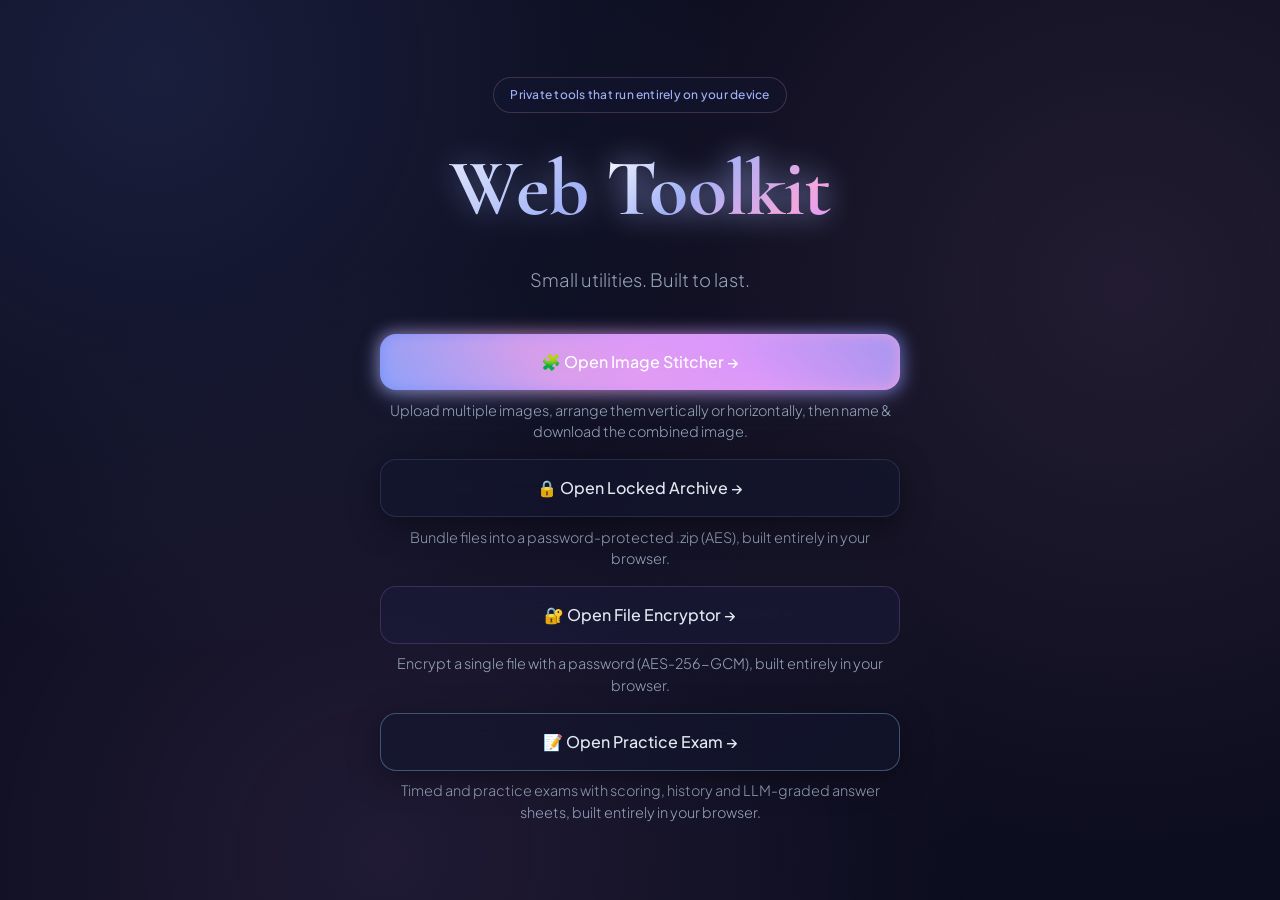
<file: index.html>
<!DOCTYPE html>
<html lang="en">
<head>
<meta charset="UTF-8" />
<meta name="viewport" content="width=device-width, initial-scale=1, viewport-fit=cover" />
<meta name="theme-color" content="#0c0d1e" />
<meta name="description" content="WebToolkit — Image Stitcher, Locked Archive, File Encryptor and Practice Exam. Mobile friendly." />
<title>WebToolkit</title>
<link rel="preconnect" href="https://fonts.googleapis.com" />
<link rel="preconnect" href="https://fonts.gstatic.com" crossorigin />
<link href="https://fonts.googleapis.com/css2?family=Cormorant+Garamond:ital,wght@0,300;0,400;0,600;0,700;1,400&family=Plus+Jakarta+Sans:wght@300;400;500;600;700&display=swap" rel="stylesheet" />
<link rel="manifest" href="manifest.webmanifest" />
<link rel="icon" type="image/svg+xml" href="icons/icon.svg" />
<link rel="apple-touch-icon" href="icons/icon-192.png" />
<meta name="mobile-web-app-capable" content="yes" />
<meta name="apple-mobile-web-app-capable" content="yes" />
<meta name="apple-mobile-web-app-status-bar-style" content="black-translucent" />
<meta name="apple-mobile-web-app-title" content="WebToolkit" />
<link rel="stylesheet" href="index.css" />
</head>
<body>
  <main class="card">
    <div class="eyebrow">Private tools that run entirely on your device</div>
    <h1>Web <span class="dotted">Toolkit</span></h1>
    <p class="tagline">Small utilities. Built to last.</p>
    <a class="btn" href="image-stitcher/image-stitcher.html">🧩 Open Image Stitcher →</a>
    <p class="tool-desc">Upload multiple images, arrange them vertically or horizontally, then name &amp; download the combined image.</p>
    <a class="btn secondary" href="locked-archive/locked-archive.html">🔒 Open Locked Archive →</a>
    <p class="tool-desc">Bundle files into a password-protected .zip (AES), built entirely in your browser.</p>
    <a class="btn tertiary" href="file-encryptor/file-encryptor.html">🔐 Open File Encryptor →</a>
    <p class="tool-desc">Encrypt a single file with a password (AES-256-GCM), built entirely in your browser.</p>
    <a class="btn quaternary" href="exam/index.html">📝 Open Practice Exam →</a>
    <p class="tool-desc">Timed and practice exams with scoring, history and LLM-graded answer sheets, built entirely in your browser.</p>
  </main>
<script>
if ('serviceWorker' in navigator) {
  window.addEventListener('load', () => { navigator.serviceWorker.register('sw.js'); });
}
</script>
</body>
</html>
</file>
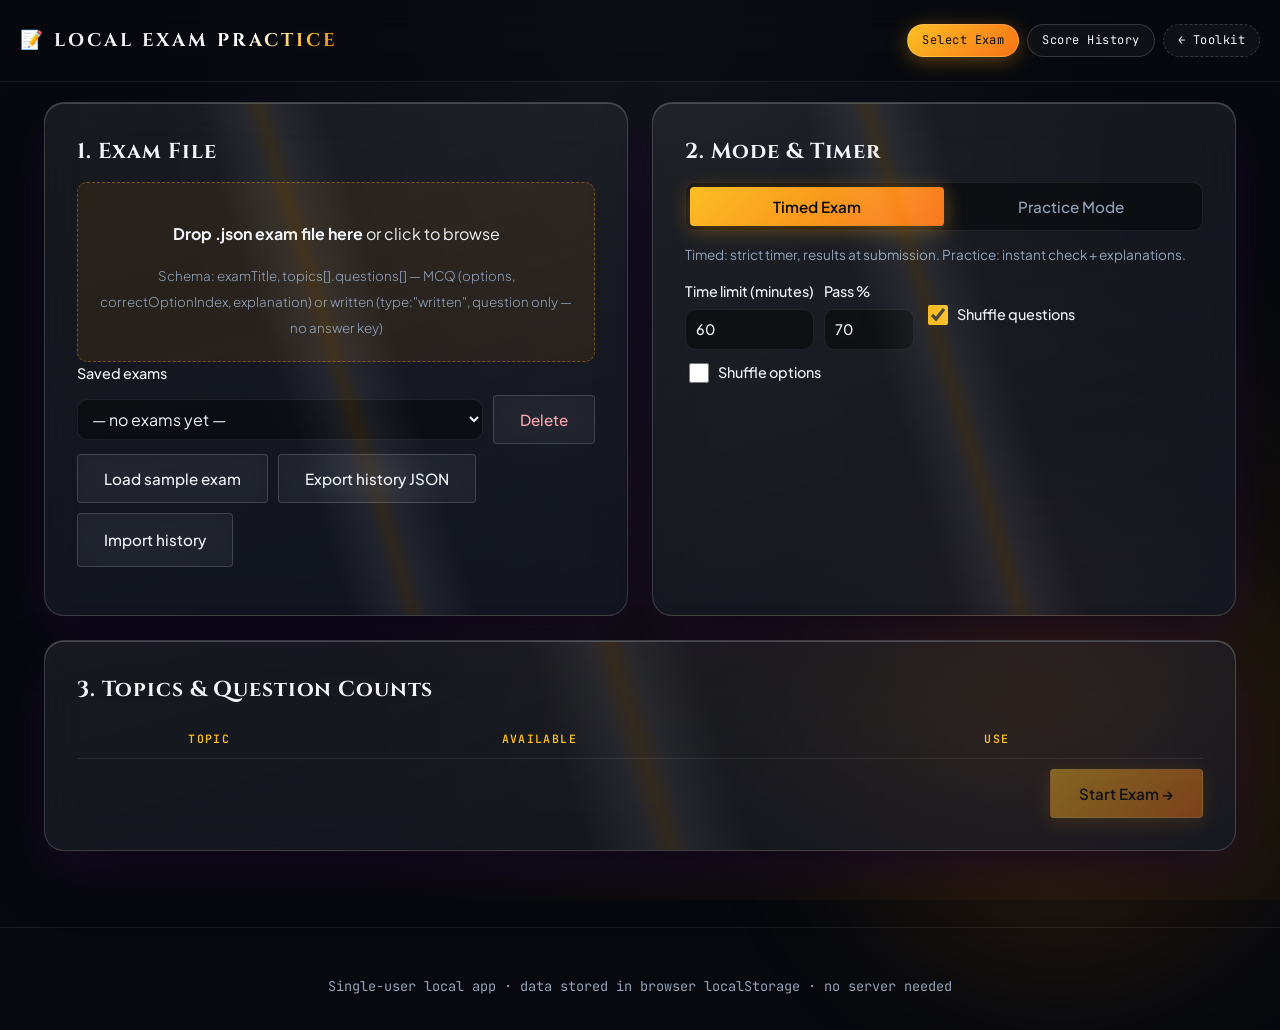
<file: exam/index.html>
<!DOCTYPE html>
<html lang="en">
<head>
<meta charset="UTF-8" />
<meta name="viewport" content="width=device-width, initial-scale=1.0" />
<title>Select Exam — Local Practice Exam App</title>
<meta name="theme-color" content="#07090e" />
<meta name="description" content="Practice exams with timer, scoring and history — runs entirely in your browser." />
<meta name="mobile-web-app-capable" content="yes" />
<meta name="apple-mobile-web-app-capable" content="yes" />
<meta name="apple-mobile-web-app-status-bar-style" content="black-translucent" />
<meta name="apple-mobile-web-app-title" content="Practice Exam" />
<link rel="manifest" href="../manifest.webmanifest" />
<link rel="icon" type="image/svg+xml" href="../icons/icon.svg" />
<link rel="apple-touch-icon" href="../icons/icon-192.png" />
<link rel="preconnect" href="https://fonts.googleapis.com" />
<link rel="preconnect" href="https://fonts.gstatic.com" crossorigin />
<link href="https://fonts.googleapis.com/css2?family=Cinzel:wght@500;700;900&family=JetBrains+Mono:wght@300;400;600&family=Plus+Jakarta+Sans:wght@300;400;500;600&display=swap" rel="stylesheet" />
<link rel="stylesheet" href="css/styles.css" />
</head>
<body>
<header class="app-header">
  <div class="brand">📝 Local Exam <span>Practice</span></div>
  <nav id="main-nav">
    <a href="index.html" data-page="select" class="nav-btn active">Select Exam</a>
    <a href="history.html" data-page="history" class="nav-btn">Score History</a>
    <a href="../index.html" class="nav-btn toolkit">← Toolkit</a>
  </nav>
</header>

<main id="app">
  <div class="grid-2">
    <div class="card">
      <h2>1. Exam File</h2>
      <div id="dropzone" class="dropzone">
        <p><strong>Drop .json exam file here</strong> or click to browse</p>
        <input type="file" id="file-input" accept=".json,application/json" hidden />
        <small>Schema: examTitle, topics[].questions[] — MCQ (options, correctOptionIndex, explanation) or written (type:"written", question only — no answer key)</small>
      </div>
      <label class="field-label">Saved exams</label>
      <div class="row">
        <select id="saved-exams"></select>
        <button id="btn-delete-exam" class="btn danger ghost" title="Delete selected exam">Delete</button>
      </div>
      <div class="row">
        <button id="btn-load-sample" class="btn ghost">Load sample exam</button>
        <button id="btn-export-history" class="btn ghost">Export history JSON</button>
        <label class="btn ghost file-label">Import history
          <input type="file" id="history-import" accept=".json" hidden />
        </label>
      </div>
      <p id="exam-meta" class="muted"></p>
    </div>

    <div class="card">
      <h2>2. Mode & Timer</h2>
      <div class="segmented" id="mode-selector">
        <button data-mode="timed" class="active">Timed Exam</button>
        <button data-mode="practice">Practice Mode</button>
      </div>
      <p class="muted small" id="mode-help">Timed: strict timer, results at submission. Practice: instant check + explanations.</p>
      <div class="row">
        <label class="field-label">Time limit (minutes)
          <input type="number" id="time-limit" min="1" max="600" value="60" />
        </label>
        <label class="field-label">Pass %
          <input type="number" id="pass-pct" min="1" max="100" value="70" />
        </label>
        <label class="field-label checkbox"><input type="checkbox" id="shuffle-q" checked /> Shuffle questions</label>
        <label class="field-label checkbox"><input type="checkbox" id="shuffle-o" /> Shuffle options</label>
      </div>
    </div>
  </div>

  <div class="card">
    <h2>3. Topics & Question Counts</h2>
    <table class="topic-table">
      <thead><tr><th></th><th>Topic</th><th>Available</th><th>Use</th></tr></thead>
      <tbody id="topic-rows"></tbody>
    </table>
    <div class="row space-between">
      <p id="total-selected" class="muted"></p>
      <button id="btn-start" class="btn primary big" disabled>Start Exam →</button>
    </div>
  </div>
</main>

<footer class="muted small center">Single-user local app · data stored in browser localStorage · no server needed</footer>
<script type="module" src="js/dashboard.js"></script>
<script>
if ('serviceWorker' in navigator) {
  window.addEventListener('load', () => { navigator.serviceWorker.register('../sw.js'); });
}
</script>
</body>
</html>
</file>
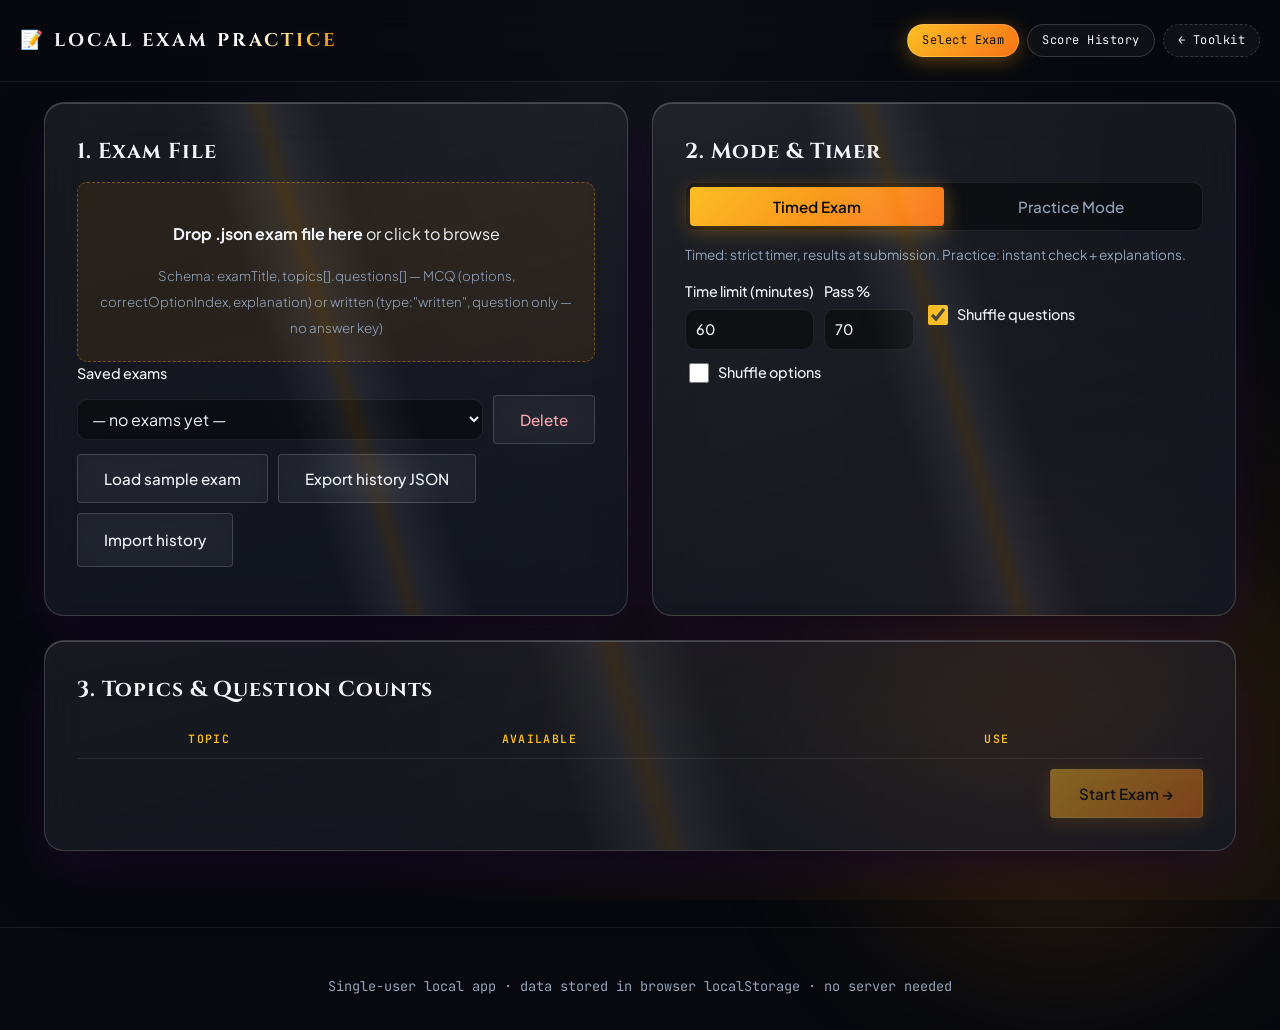
<file: exam/exam.html>
<!DOCTYPE html>
<html lang="en">
<head>
<meta charset="UTF-8" />
<meta name="viewport" content="width=device-width, initial-scale=1.0" />
<title>Exam — Local Practice Exam App</title>
<meta name="theme-color" content="#07090e" />
<meta name="description" content="Practice exams with timer, scoring and history — runs entirely in your browser." />
<meta name="mobile-web-app-capable" content="yes" />
<meta name="apple-mobile-web-app-capable" content="yes" />
<meta name="apple-mobile-web-app-status-bar-style" content="black-translucent" />
<meta name="apple-mobile-web-app-title" content="Practice Exam" />
<link rel="manifest" href="../manifest.webmanifest" />
<link rel="icon" type="image/svg+xml" href="../icons/icon.svg" />
<link rel="apple-touch-icon" href="../icons/icon-192.png" />
<link rel="preconnect" href="https://fonts.googleapis.com" />
<link rel="preconnect" href="https://fonts.gstatic.com" crossorigin />
<link href="https://fonts.googleapis.com/css2?family=Cinzel:wght@500;700;900&family=JetBrains+Mono:wght@300;400;600&family=Plus+Jakarta+Sans:wght@300;400;500;600&display=swap" rel="stylesheet" />
<link rel="stylesheet" href="css/styles.css" />
</head>
<body>
<header class="app-header">
  <div class="brand">📝 Local Exam <span>Practice</span></div>
  <nav id="main-nav">
    <a href="index.html" data-page="select" class="nav-btn">Select Exam</a>
    <a href="history.html" data-page="history" class="nav-btn">Score History</a>
    <a href="../index.html" class="nav-btn toolkit">← Toolkit</a>
  </nav>
</header>

<main id="app">
  <div class="exam-topbar">
    <div><span id="exam-title-label"></span> <span id="mode-badge" class="badge"></span></div>
    <div class="topbar-mid">
      <div class="progress"><div id="progress-fill"></div></div>
      <small id="progress-label"></small>
    </div>
    <div id="timer" class="timer">00:00</div>
    <button id="btn-toggle-nav" class="btn ghost">☰</button>
    <button id="btn-submit" class="btn primary">Submit</button>
  </div>
  <div class="exam-layout">
    <aside id="navigator" class="navigator"></aside>
    <div class="card question-card">
      <span id="q-topic" class="badge"></span>
      <span id="q-count" class="muted"></span>
      <h2 id="q-text"></h2>
      <div id="q-options"></div>
      <div id="q-explain" class="explanation hidden"></div>
      <div class="row">
        <button id="btn-flag" class="btn ghost">⚑ Flag for review</button>
        <button id="btn-check" class="btn ghost hidden">Check Answer</button>
        <div class="spacer"></div>
        <button id="btn-prev" class="btn ghost">← Prev</button>
        <button id="btn-next" class="btn ghost">Next →</button>
      </div>
    </div>
  </div>
</main>

<footer class="muted small center">Single-user local app · data stored in browser localStorage · no server needed</footer>
<script type="module" src="js/exam.js"></script>
<script>
if ('serviceWorker' in navigator) {
  window.addEventListener('load', () => { navigator.serviceWorker.register('../sw.js'); });
}
</script>
</body>
</html>
</file>
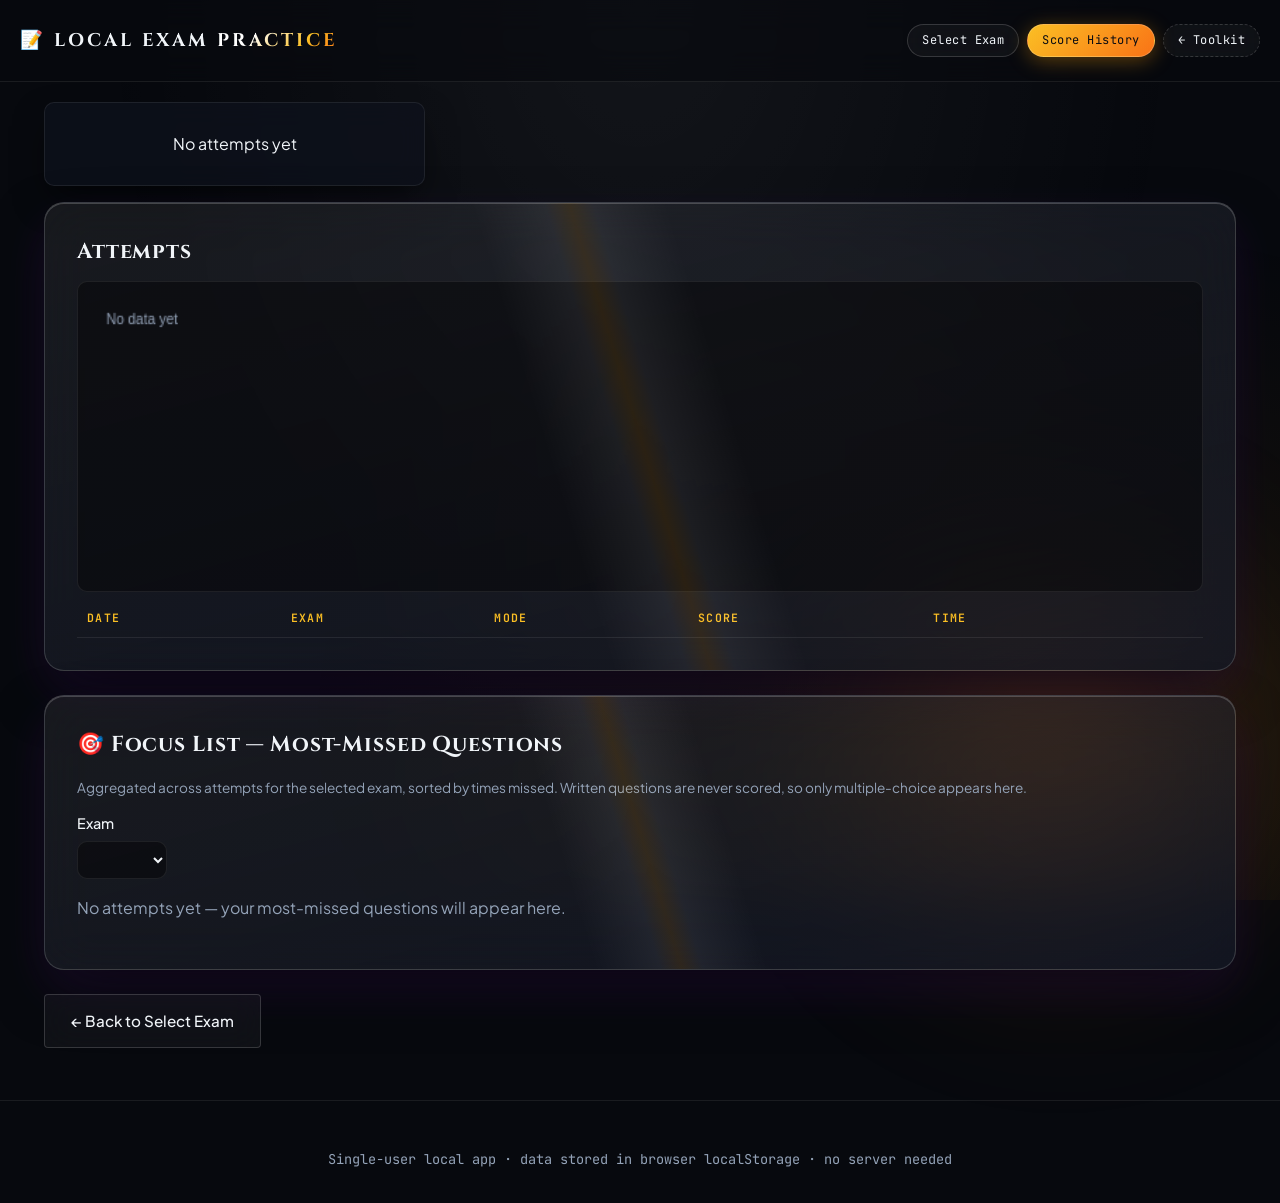
<file: exam/history.html>
<!DOCTYPE html>
<html lang="en">
<head>
<meta charset="UTF-8" />
<meta name="viewport" content="width=device-width, initial-scale=1.0" />
<title>Score History — Local Practice Exam App</title>
<meta name="theme-color" content="#07090e" />
<meta name="description" content="Practice exams with timer, scoring and history — runs entirely in your browser." />
<meta name="mobile-web-app-capable" content="yes" />
<meta name="apple-mobile-web-app-capable" content="yes" />
<meta name="apple-mobile-web-app-status-bar-style" content="black-translucent" />
<meta name="apple-mobile-web-app-title" content="Practice Exam" />
<link rel="manifest" href="../manifest.webmanifest" />
<link rel="icon" type="image/svg+xml" href="../icons/icon.svg" />
<link rel="apple-touch-icon" href="../icons/icon-192.png" />
<link rel="preconnect" href="https://fonts.googleapis.com" />
<link rel="preconnect" href="https://fonts.gstatic.com" crossorigin />
<link href="https://fonts.googleapis.com/css2?family=Cinzel:wght@500;700;900&family=JetBrains+Mono:wght@300;400;600&family=Plus+Jakarta+Sans:wght@300;400;500;600&display=swap" rel="stylesheet" />
<link rel="stylesheet" href="css/styles.css" />
</head>
<body>
<header class="app-header">
  <div class="brand">📝 Local Exam <span>Practice</span></div>
  <nav id="main-nav">
    <a href="index.html" data-page="select" class="nav-btn">Select Exam</a>
    <a href="history.html" data-page="history" class="nav-btn active">Score History</a>
    <a href="../index.html" class="nav-btn toolkit">← Toolkit</a>
  </nav>
</header>

<main id="app">
  <div class="grid-3" id="history-stats"></div>
  <div class="card">
    <h2>Attempts</h2>
    <canvas id="trend-chart" width="800" height="220"></canvas>
    <table class="topic-table"><thead><tr><th>Date</th><th>Exam</th><th>Mode</th><th>Score</th><th>Time</th><th></th></tr></thead>
    <tbody id="history-rows"></tbody></table>
  </div>
  <div class="card">
    <h2>🎯 Focus List — Most-Missed Questions</h2>
    <p class="muted small">Aggregated across attempts for the selected exam, sorted by times missed. Written questions are never scored, so only multiple-choice appears here.</p>
    <div class="row">
      <label class="field-label">Exam
        <select id="focus-exam"></select>
      </label>
    </div>
    <div id="focus-list"></div>
  </div>
  <div class="row">
    <a href="index.html" class="btn ghost">← Back to Select Exam</a>
  </div>
</main>

<footer class="muted small center">Single-user local app · data stored in browser localStorage · no server needed</footer>
<script type="module" src="js/history.js"></script>
<script>
if ('serviceWorker' in navigator) {
  window.addEventListener('load', () => { navigator.serviceWorker.register('../sw.js'); });
}
</script>
</body>
</html>
</file>
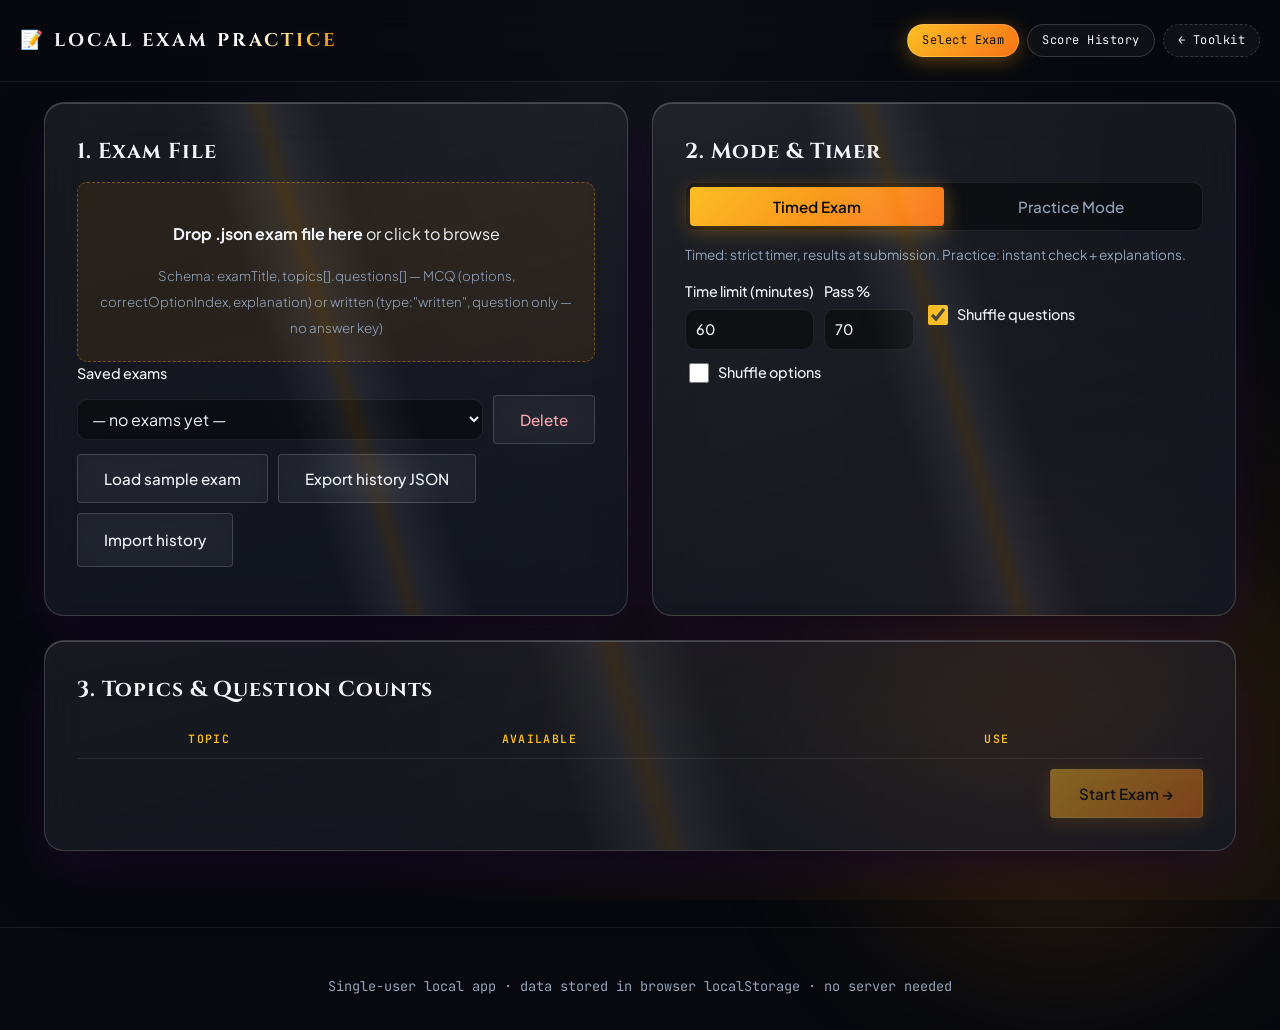
<file: exam/results.html>
<!DOCTYPE html>
<html lang="en">
<head>
<meta charset="UTF-8" />
<meta name="viewport" content="width=device-width, initial-scale=1.0" />
<title>Results — Local Practice Exam App</title>
<meta name="theme-color" content="#07090e" />
<meta name="description" content="Practice exams with timer, scoring and history — runs entirely in your browser." />
<meta name="mobile-web-app-capable" content="yes" />
<meta name="apple-mobile-web-app-capable" content="yes" />
<meta name="apple-mobile-web-app-status-bar-style" content="black-translucent" />
<meta name="apple-mobile-web-app-title" content="Practice Exam" />
<link rel="manifest" href="../manifest.webmanifest" />
<link rel="icon" type="image/svg+xml" href="../icons/icon.svg" />
<link rel="apple-touch-icon" href="../icons/icon-192.png" />
<link rel="preconnect" href="https://fonts.googleapis.com" />
<link rel="preconnect" href="https://fonts.gstatic.com" crossorigin />
<link href="https://fonts.googleapis.com/css2?family=Cinzel:wght@500;700;900&family=JetBrains+Mono:wght@300;400;600&family=Plus+Jakarta+Sans:wght@300;400;500;600&display=swap" rel="stylesheet" />
<link rel="stylesheet" href="css/styles.css" />
</head>
<body>
<header class="app-header">
  <div class="brand">📝 Local Exam <span>Practice</span></div>
  <nav id="main-nav">
    <a href="index.html" data-page="select" class="nav-btn">Select Exam</a>
    <a href="history.html" data-page="history" class="nav-btn">Score History</a>
    <a href="../index.html" class="nav-btn toolkit">← Toolkit</a>
  </nav>
</header>

<main id="app">
  <div id="score-hero" class="card hero"></div>
  <div class="card">
    <h2>✍️ Written Answers — LLM Grading</h2>
    <p class="muted small">Written answers are <b>not auto-scored</b>. Download the answer sheet and paste it into any LLM (ChatGPT, Claude, Gemini…) to have your written answers evaluated.</p>
    <div class="row">
      <button id="btn-answer-sheet" class="btn primary">⬇ Download Answer Sheet (.md)</button>
      <button id="btn-copy-prompt" class="btn ghost">📋 Copy for LLM</button>
    </div>
  </div>
  <div class="card">
    <h2>Topic Breakdown</h2>
    <div id="topic-breakdown"></div>
  </div>
  <div class="row">
    <button id="btn-retry-missed" class="btn primary">Retry Missed Only</button>
    <button id="btn-review" class="btn ghost">Review Full Attempt</button>
    <a href="index.html" class="btn ghost">Back to Select Exam</a>
  </div>
  <div id="review-list" class="card hidden"><h2>Review</h2><div id="review-items"></div></div>
</main>

<footer class="muted small center">Single-user local app · data stored in browser localStorage · no server needed</footer>
<script type="module" src="js/results.js"></script>
<script>
if ('serviceWorker' in navigator) {
  window.addEventListener('load', () => { navigator.serviceWorker.register('../sw.js'); });
}
</script>
</body>
</html>
</file>
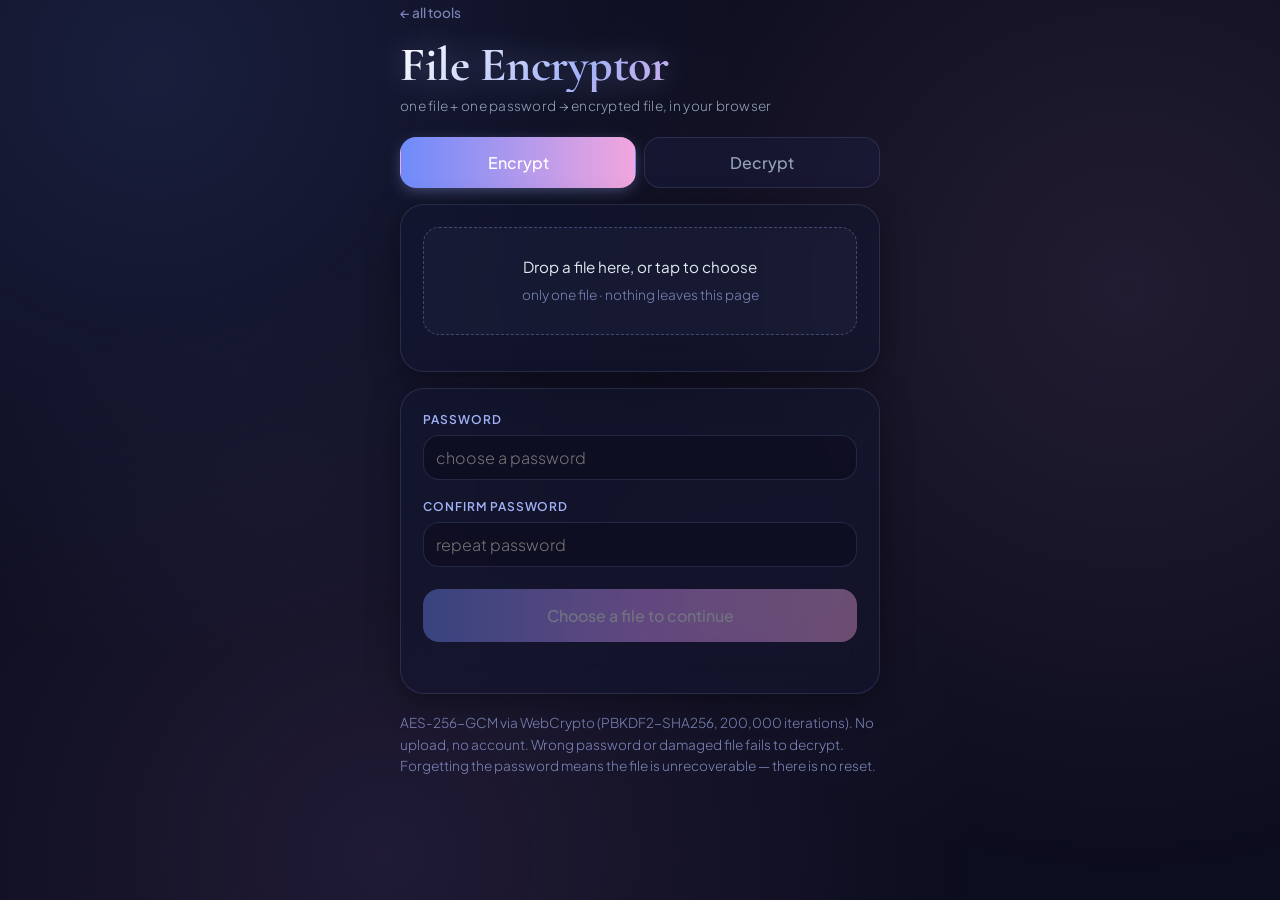
<file: file-encryptor/file-encryptor.html>
<!DOCTYPE html>
<html lang="en">
<head>
<meta charset="UTF-8">
<meta name="viewport" content="width=device-width, initial-scale=1, viewport-fit=cover">
<meta name="theme-color" content="#0c0d1e" />
<meta name="description" content="File Encryptor — encrypt one file with a password, built in your browser." />
<meta name="mobile-web-app-capable" content="yes" />
<meta name="apple-mobile-web-app-capable" content="yes" />
<meta name="apple-mobile-web-app-status-bar-style" content="black-translucent" />
<meta name="apple-mobile-web-app-title" content="File Encryptor" />
<link rel="manifest" href="../manifest.webmanifest" />
<link rel="icon" type="image/svg+xml" href="../icons/icon.svg" />
<link rel="apple-touch-icon" href="../icons/icon-192.png" />
<title>File Encryptor</title>
<link rel="preconnect" href="https://fonts.googleapis.com" />
<link rel="preconnect" href="https://fonts.gstatic.com" crossorigin />
<link href="https://fonts.googleapis.com/css2?family=Cormorant+Garamond:ital,wght@0,300;0,400;0,600;0,700;1,400&family=Plus+Jakarta+Sans:wght@300;400;500;600;700&display=swap" rel="stylesheet" />
<link rel="stylesheet" href="file-encryptor.css">
</head>
<body>
<div class="sheet">
  <a class="back" href="../index.html">← all tools</a>
  <h1>File Encryptor</h1>
  <p class="sub">one file + one password → encrypted file, in your browser</p>

  <div class="tabs" role="tablist">
    <button id="tabEncrypt" class="tab active" role="tab">Encrypt</button>
    <button id="tabDecrypt" class="tab" role="tab">Decrypt</button>
  </div>

  <!-- ENCRYPT -->
  <div id="paneEncrypt">
    <div class="card">
      <div class="drop" id="encDrop">
        <p>Drop a file here, or tap to choose</p>
        <div class="hint">only one file · nothing leaves this page</div>
      </div>
      <input type="file" id="encFileInput">
      <ul id="encFilelist"></ul>
    </div>

    <div class="card">
      <label class="field-label">PASSWORD</label>
      <input type="password" id="encPassword" placeholder="choose a password" autocomplete="new-password">

      <label class="field-label">CONFIRM PASSWORD</label>
      <input type="password" id="encPassword2" placeholder="repeat password" autocomplete="new-password">

      <button id="encryptBtn" disabled>Choose a file to continue</button>
      <div class="status" id="encStatus"></div>
      <a id="encDl" download>Download encrypted file</a>
    </div>
  </div>

  <!-- DECRYPT -->
  <div id="paneDecrypt" hidden>
    <div class="card">
      <div class="drop" id="decDrop">
        <p>Drop a <b>.enc</b> file here, or tap to choose</p>
        <div class="hint">file created with this tool</div>
      </div>
      <input type="file" id="decFileInput" accept=".enc">
      <ul id="decFilelist"></ul>
    </div>

    <div class="card">
      <label class="field-label">PASSWORD</label>
      <input type="password" id="decPassword" placeholder="password used for encryption" autocomplete="current-password">

      <button id="decryptBtn" disabled>Choose a file to continue</button>
      <div class="status" id="decStatus"></div>
      <a id="decDl" download>Download decrypted file</a>
    </div>
  </div>

  <p class="note">AES-256-GCM via WebCrypto (PBKDF2-SHA256, 200,000 iterations). No upload, no account. Wrong password or damaged file fails to decrypt. Forgetting the password means the file is unrecoverable — there is no reset.</p>
</div>

<script src="file-encryptor.js"></script>
<script>
if ('serviceWorker' in navigator) {
  window.addEventListener('load', () => { navigator.serviceWorker.register('../sw.js'); });
}
</script>
</body>
</html>
</file>
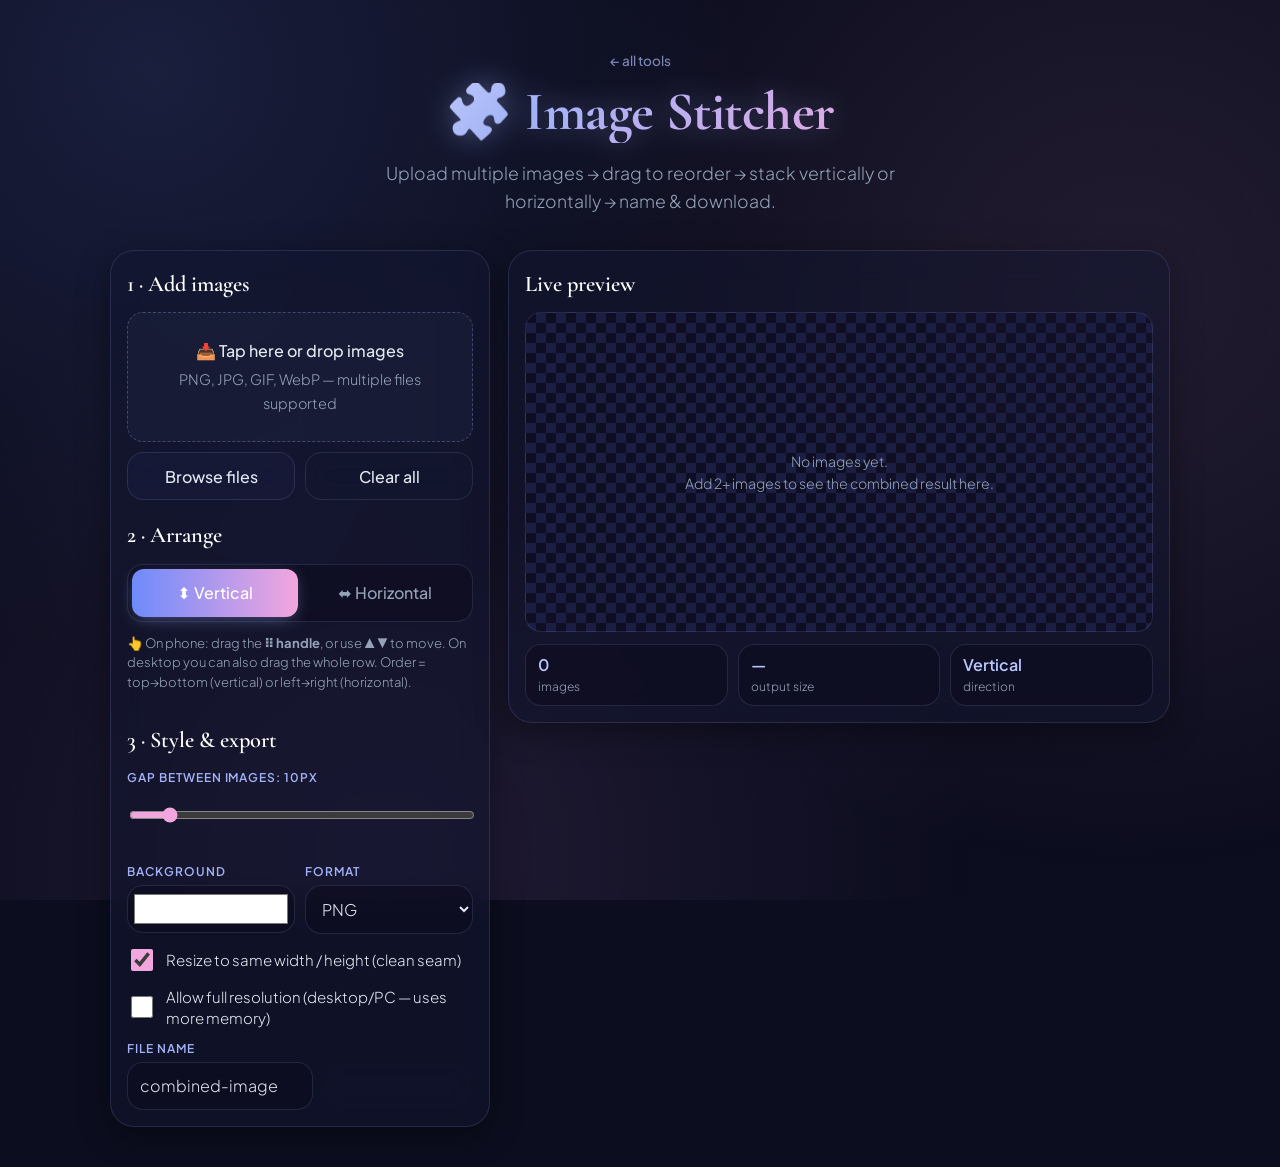
<file: image-stitcher/image-stitcher.html>
<!DOCTYPE html>
<html lang="en">
<head>
<meta charset="UTF-8" />
<meta name="viewport" content="width=device-width, initial-scale=1, viewport-fit=cover" />
<meta name="theme-color" content="#0c0d1e" />
<meta name="description" content="Combine multiple images vertically or horizontally. Mobile friendly." />
<meta name="mobile-web-app-capable" content="yes" />
<meta name="apple-mobile-web-app-capable" content="yes" />
<meta name="apple-mobile-web-app-status-bar-style" content="black-translucent" />
<meta name="apple-mobile-web-app-title" content="Image Stitcher" />
<link rel="manifest" href="../manifest.webmanifest" />
<link rel="icon" type="image/svg+xml" href="../icons/icon.svg" />
<link rel="apple-touch-icon" href="../icons/icon-192.png" />
<title>Image Stitcher — Combine Images</title>
<link rel="preconnect" href="https://fonts.googleapis.com" />
<link rel="preconnect" href="https://fonts.gstatic.com" crossorigin />
<link href="https://fonts.googleapis.com/css2?family=Cormorant+Garamond:ital,wght@0,300;0,400;0,600;0,700;1,400&family=Plus+Jakarta+Sans:wght@300;400;500;600;700&display=swap" rel="stylesheet" />
<link rel="stylesheet" href="image-stitcher.css" />
</head>
<body>

<header>
  <a class="back" href="../index.html">← all tools</a>
  <h1>🧩 Image <span>Stitcher</span></h1>
  <p>Upload multiple images → drag to reorder → stack vertically or horizontally → name &amp; download.</p>
</header>

<main>
  <!-- LEFT: controls -->
  <section class="card">
    <h2>1 · Add images</h2>
    <div id="dropzone" role="button" tabindex="0" aria-label="Add images">
      <strong>📥 Tap here or drop images</strong>
      <small>PNG, JPG, GIF, WebP — multiple files supported</small>
    </div>
    <input id="fileInput" type="file" accept="image/*" multiple />

    <div style="height:10px"></div>
    <div class="row">
      <button class="btn" id="addBtn">Browse files</button>
      <button class="btn ghost" id="clearBtn">Clear all</button>
    </div>

    <h2 style="margin-top:18px">2 · Arrange</h2>
    <div class="segmented" role="tablist">
      <button id="btnVertical" class="active">⬍ Vertical</button>
      <button id="btnHorizontal">⬌ Horizontal</button>
    </div>
    <p class="hint">👆 On phone: drag the <b>⠿ handle</b>, or use <b>▲ ▼</b> to move. On desktop you can also drag the whole row. Order = top→bottom (vertical) or left→right (horizontal).</p>
    <div id="thumbList"></div>

    <h2 style="margin-top:18px">3 · Style &amp; export</h2>
    <label class="field">Gap between images: <span id="gapVal">10</span>px</label>
    <input type="range" id="gap" min="0" max="100" value="10" />

    <div class="row" style="margin-top:8px">
      <div>
        <label class="field">Background</label>
        <input type="color" id="bg" value="#ffffff" />
      </div>
      <div>
        <label class="field">Format</label>
        <select id="format">
          <option value="image/png">PNG</option>
          <option value="image/jpeg">JPEG</option>
          <option value="image/webp">WebP</option>
        </select>
      </div>
    </div>

    <label class="check"><input type="checkbox" id="normalize" checked /> Resize to same width / height (clean seam)</label>
    <label class="check" title="May crash or freeze on phones/tablets — best used on a laptop or PC"><input type="checkbox" id="allowFullRes" /> Allow full resolution (desktop/PC — uses more memory)</label>

    <label class="field" for="filename">File name</label>
    <div class="footer-actions" style="margin-top:4px">
      <input type="text" id="filename" value="combined-image" placeholder="combined-image" autocomplete="off" enterkeyhint="done" maxlength="100" />
      <button class="btn success" id="downloadBtn" disabled>⬇ Download</button>
    </div>
    <button class="btn" id="shareBtn">📤 Share…</button>
    <p class="warn" id="scaleWarn"></p>
  </section>

  <!-- RIGHT: preview -->
  <section class="card">
    <h2>Live preview</h2>
    <div class="preview-wrap">
      <p id="emptyMsg">No images yet.<br />Add 2+ images to see the combined result here.</p>
      <canvas id="preview" style="display:none"></canvas>
    </div>
    <div class="stats">
      <div class="stat"><b id="statCount">0</b><span>images</span></div>
      <div class="stat"><b id="statSize">—</b><span>output size</span></div>
      <div class="stat"><b id="statMode">Vertical</b><span>direction</span></div>
    </div>
  </section>
</main>

<script src="image-stitcher.js"></script>
<script>
if ('serviceWorker' in navigator) {
  window.addEventListener('load', () => { navigator.serviceWorker.register('../sw.js'); });
}
</script>
</body>
</html>
</file>
<file: index.css>
:root {
  --bg: #0c0d1e;
  --panel: rgba(19, 22, 48, 0.55);
  --card: rgba(28, 29, 66, 0.45);
  --line: rgba(162, 178, 247, 0.15);
  --line2: rgba(216, 150, 255, 0.18);
  --peri: #a2b2f7;
  --peri-light: #b8c5ff;
  --peri-dark: #6e8bfb;
  --celestial: #89cff0;
  --violet: #d896ff;
  --sakura: #f2a6de;
  --text: #e2e8f0;
  --muted: #94a3b8;
  --faint: #7c86b8;
  --serif: 'Cormorant Garamond', Georgia, serif;
  --sans: 'Plus Jakarta Sans', system-ui, -apple-system, sans-serif;
}
* { box-sizing: border-box; -webkit-tap-highlight-color: transparent; }
html { -webkit-text-size-adjust: 100%; }
html, body { height: 100%; }
body {
  margin: 0;
  font-family: var(--sans);
  background: var(--bg);
  color: var(--text);
  min-height: 100vh;
  min-height: 100dvh;
  display: grid;
  place-items: center;
  padding: 3rem 1.5rem 3rem;
  padding-top: env(safe-area-inset-top, 0px);
  padding-bottom: env(safe-area-inset-bottom, 0px);
  touch-action: manipulation;
  line-height: 1.5;
}
/* Ambient moonlit orbs */
body::before {
  content: '';
  position: fixed;
  inset: 0;
  pointer-events: none;
  z-index: 0;
  background:
    radial-gradient(circle at 12% 8%, rgba(110, 139, 251, 0.14), transparent 42%),
    radial-gradient(circle at 88% 32%, rgba(242, 166, 222, 0.1), transparent 46%),
    radial-gradient(circle at 30% 95%, rgba(216, 150, 255, 0.1), transparent 48%);
}
main.card { position: relative; z-index: 1; }
::selection { background: rgba(242, 166, 222, 0.3); color: #fff; }
::-webkit-scrollbar { width: 8px; }
::-webkit-scrollbar-track { background: #0c0d1e; }
::-webkit-scrollbar-thumb { background: #2b2e5c; border-radius: 4px; }
::-webkit-scrollbar-thumb:hover { background: #a2b2f7; }
.dotted {
  background: linear-gradient(135deg, #ffffff 0%, #a2b2f7 40%, #f2a6de 80%, #d896ff 100%);
  -webkit-background-clip: text;
  background-clip: text;
  color: transparent;
  display: inline-block;
  filter: drop-shadow(0 0 15px rgba(162, 178, 247, 0.4));
}
.card {
  max-width: 520px;
  width: 100%;
  text-align: center;
}
.eyebrow {
  display: inline-block;
  font-size: 0.75rem;
  font-weight: 500;
  color: var(--peri);
  letter-spacing: 0.02em;
  margin-bottom: 2rem;
  padding: 0.5rem 1rem;
  border-radius: 999px;
  background: var(--panel);
  -webkit-backdrop-filter: blur(16px);
  backdrop-filter: blur(16px);
  border: 1px solid rgba(242, 166, 222, 0.2);
}
h1 {
  font-family: var(--serif);
  font-weight: 700;
  font-size: clamp(3rem, 14vw, 5rem);
  line-height: 1.1;
  margin: 0;
  padding-bottom: 0.1em;
  letter-spacing: -0.01em;
  background: linear-gradient(135deg, #ffffff 0%, #a2b2f7 40%, #f2a6de 80%, #d896ff 100%);
  -webkit-background-clip: text;
  background-clip: text;
  -webkit-text-fill-color: transparent;
  filter: drop-shadow(0 0 15px rgba(162, 178, 247, 0.4));
}
h1 .dotted { -webkit-text-fill-color: transparent; }
.tagline {
  font-weight: 300;
  color: var(--muted);
  font-size: clamp(1rem, 3.2vw, 1.15rem);
  max-width: 36ch;
  margin: 1.5rem auto 0;
  line-height: 1.6;
}
p.tool-desc {
  color: var(--muted);
  font-size: 0.9rem;
  font-weight: 300;
  margin: 0.6rem 0 0;
}
p.tool-desc:last-child { margin-bottom: 0; }
a.btn {
  position: relative;
  isolation: isolate;
  display: block;
  font-weight: 500;
  font-size: 1rem;
  padding: 1rem 2rem;
  border-radius: 1rem;
  text-decoration: none;
  min-height: 52px;
  margin-top: 1rem;
  transition: all 0.3s ease;
  background: linear-gradient(to right, var(--peri-dark), var(--violet), var(--sakura));
  color: #fff;
  box-shadow: 0 8px 32px -8px rgba(162, 178, 247, 0.4);
}
a.btn::before {
  content: '';
  position: absolute;
  inset: -2px;
  background: linear-gradient(45deg, #a2b2f7, #f2a6de, #d896ff, #6e8bfb);
  border-radius: inherit;
  z-index: -1;
  opacity: 0.6;
  filter: blur(8px);
  transition: opacity 0.3s ease;
}
a.btn:hover::before { opacity: 1; filter: blur(12px); }
a.btn:first-of-type { margin-top: 2.5rem; }
a.btn.secondary {
  background: var(--panel);
  -webkit-backdrop-filter: blur(16px);
  backdrop-filter: blur(16px);
  border: 1px solid var(--line);
  color: var(--text);
  box-shadow: 0 8px 32px 0 rgba(0, 0, 0, 0.37);
}
a.btn.secondary::before { display: none; }
a.btn.secondary:hover { border-color: rgba(242, 166, 222, 0.4); }
a.btn.tertiary {
  background: var(--card);
  -webkit-backdrop-filter: blur(12px);
  backdrop-filter: blur(12px);
  border: 1px solid var(--line2);
  color: var(--text);
  box-shadow: none;
}
a.btn.tertiary::before { display: none; }
a.btn.tertiary:hover { border-color: rgba(242, 166, 222, 0.45); box-shadow: 0 12px 40px -10px rgba(162, 178, 247, 0.3); }
a.btn.quaternary {
  background: var(--panel);
  -webkit-backdrop-filter: blur(16px);
  backdrop-filter: blur(16px);
  border: 1px solid rgba(137, 207, 240, 0.35);
  color: var(--text);
  box-shadow: 0 8px 32px 0 rgba(0, 0, 0, 0.37);
}
a.btn.quaternary::before { display: none; }
a.btn.quaternary:hover { border-color: var(--celestial); box-shadow: 0 12px 40px -10px rgba(137, 207, 240, 0.35); }
a.btn:active { transform: scale(0.98); }
.byline {
  color: var(--muted);
  font-size: 0.95rem;
  font-weight: 300;
  margin-top: 1.5rem;
}
@supports (padding-bottom: env(safe-area-inset-bottom)) {
  body { padding-bottom: env(safe-area-inset-bottom, 0px); }
}
</file>
<file: exam/css/styles.css>
/* NOCTURNE // Rain Refraction theme — applied to Local Practice Exam App.
   Structure / class names unchanged; only design tokens restyled. */
:root{
  --bg-void:#07090e;
  --bg-surface:rgba(14,18,28,.75);
  --bg-glass:rgba(255,255,255,.04);
  --bg-glass-hover:rgba(255,255,255,.075);
  --border-subtle:rgba(255,255,255,.08);
  --border-glass:rgba(255,255,255,.16);
  --border-amber:rgba(245,158,11,.4);
  --amber-primary:#fbbf24;
  --amber-burn:#f97316;
  --amber-glare:#fef08a;
  --violet-neon:#a855f7;
  --violet-dusk:#3b0764;
  --cyan-drop:#38bdf8;
  --text-main:#f1f5f9;
  --text-dim:#94a3b8;
  --text-muted:#64748b;
  --green:#34d399;
  --red:#fda4af;
  --font-display:'Cinzel',Georgia,serif;
  --font-body:'Plus Jakarta Sans',-apple-system,sans-serif;
  --font-mono:'JetBrains Mono',monospace;
  --radius-sm:4px;
  --radius-md:10px;
  --radius-lg:20px;
  --radius-full:9999px;
  --shadow-amber-glow:0 0 28px -4px rgba(245,158,11,.35);
  --shadow-violet-puddle:0 20px 50px -10px rgba(147,51,234,.25);
}
*{box-sizing:border-box}
html{-webkit-text-size-adjust:100%}
body{
  margin:0;
  font-family:var(--font-body);
  font-weight:400;
  line-height:1.6;
  background-color:var(--bg-void);
  color:var(--text-main);
  min-height:100vh;
  overflow-x:hidden;
  -webkit-font-smoothing:antialiased;
  -moz-osx-font-smoothing:grayscale;
  padding-top:env(safe-area-inset-top,0px);
  padding-bottom:env(safe-area-inset-bottom,0px);
}
/* Atmospheric layers (theme-only, no new DOM) */
body::before{
  content:'';
  position:fixed;
  inset:0;
  pointer-events:none;
  z-index:0;
  background:
    radial-gradient(ellipse at 50% 0%,rgba(255,255,255,.05) 0%,transparent 60%),
    radial-gradient(ellipse at 80% 80%,rgba(245,158,11,.08) 0%,transparent 50%);
}
body::after{
  content:'';
  position:fixed;
  pointer-events:none;
  z-index:0;
  bottom:-150px;
  right:-80px;
  width:600px;
  height:600px;
  background:radial-gradient(circle,rgba(249,115,22,.22) 0%,rgba(217,119,6,.08) 45%,transparent 70%);
  filter:blur(60px);
}
.app-header,main,footer{position:relative;z-index:1}
::selection{background:rgba(245,158,11,.35);color:#000}
::-webkit-scrollbar{width:8px}
::-webkit-scrollbar-track{background:#07090e}
::-webkit-scrollbar-thumb{background:#2a2f3f;border-radius:4px}
::-webkit-scrollbar-thumb:hover{background:var(--amber-primary)}
.app-header{
  display:flex;justify-content:space-between;align-items:center;gap:10px;flex-wrap:wrap;
  padding:24px 20px;
  background:rgba(7,9,14,.6);
  -webkit-backdrop-filter:blur(16px);backdrop-filter:blur(16px);
  border-bottom:1px solid var(--border-subtle);
  color:var(--text-main);
  position:sticky;top:0;z-index:10;
}
.brand{font-family:var(--font-display);font-weight:700;font-size:1.15rem;letter-spacing:.16em;text-transform:uppercase;color:var(--text-main)}
.brand span{
  background:linear-gradient(135deg,#fff 30%,var(--amber-primary) 70%,var(--amber-burn) 100%);
  -webkit-background-clip:text;background-clip:text;-webkit-text-fill-color:transparent;
}
nav#main-nav{display:flex;gap:8px;flex-wrap:wrap;font-family:var(--font-mono)}
.nav-btn{background:var(--bg-glass);border:1px solid var(--border-glass);color:var(--text-main);border-radius:var(--radius-full);padding:6px 14px;cursor:pointer;text-decoration:none;display:inline-block;font-weight:400;font-size:.75rem;letter-spacing:.04em;transition:all .25s cubic-bezier(.16,1,.3,1);-webkit-backdrop-filter:blur(12px);backdrop-filter:blur(12px)}
.nav-btn.active,.nav-btn:hover{background:linear-gradient(135deg,var(--amber-primary),var(--amber-burn));border-color:rgba(255,255,255,.2);color:#0b0d13;box-shadow:0 4px 20px rgba(245,158,11,.35)}
.nav-btn.toolkit{border-style:dashed}
main{max-width:1240px;margin:0 auto;padding:20px 24px}
.view{display:none}.view.active{display:block;animation:fade .2s ease-in}@keyframes fade{from{opacity:0}to{opacity:1}}
.card{
  background:linear-gradient(165deg,rgba(255,255,255,.07) 0%,rgba(20,24,38,.8) 100%);
  -webkit-backdrop-filter:blur(24px);backdrop-filter:blur(24px);
  border:1px solid var(--border-glass);
  border-radius:var(--radius-lg);
  padding:32px;margin-bottom:24px;
  box-shadow:0 24px 60px -12px rgba(0,0,0,.8),inset 0 1px 0 rgba(255,255,255,.2),var(--shadow-violet-puddle);
  position:relative;
  overflow:hidden;
}
.card::before{
  content:'';
  position:absolute;
  top:-50%;left:-50%;width:200%;height:200%;
  background:linear-gradient(45deg,transparent 46%,rgba(255,255,255,.06) 49%,rgba(245,158,11,.12) 50%,rgba(255,255,255,.06) 51%,transparent 54%);
  pointer-events:none;
  transform:rotate(28deg);
}
.card h2{font-family:var(--font-display);font-weight:700;font-size:1.35rem;letter-spacing:.04em;color:var(--text-main);margin:0 0 12px}
.grid-2{display:grid;grid-template-columns:1fr 1fr;gap:24px}.grid-3{display:grid;grid-template-columns:repeat(3,1fr);gap:24px;margin-bottom:16px}
@media(max-width:800px){.grid-2,.grid-3{grid-template-columns:1fr}.exam-layout{flex-direction:column}}
.dropzone{border:1px dashed var(--border-amber);border-radius:var(--radius-md);padding:22px;text-align:center;cursor:pointer;background:rgba(245,158,11,.08);transition:all .3s ease}
.dropzone.drag{background:rgba(245,158,11,.14);border-color:var(--amber-primary);box-shadow:var(--shadow-amber-glow)}
.dropzone small{color:var(--text-dim);font-weight:300}
.row{display:flex;gap:10px;align-items:center;flex-wrap:wrap;margin-top:10px}.space-between{justify-content:space-between}.spacer{flex:1}
.field-label{display:flex;flex-direction:column;gap:6px;font-weight:500;font-size:.9rem;color:var(--text-main)}.field-label.checkbox{flex-direction:row;align-items:center}
input[type=number],select{padding:8px 10px;background:rgba(0,0,0,.4);border:1px solid var(--border-subtle);border-radius:var(--radius-md);min-width:90px;color:var(--text-main);font:inherit}
input[type=number]:focus,select:focus{outline:none;border-color:var(--amber-primary);box-shadow:0 0 0 2px rgba(245,158,11,.2)}
select{flex:1}
input[type=checkbox]{width:20px;height:20px;accent-color:var(--amber-primary)}
.btn{border:1px solid var(--border-glass);background:var(--bg-glass);-webkit-backdrop-filter:blur(16px);backdrop-filter:blur(16px);border-radius:var(--radius-sm);padding:14px 26px;cursor:pointer;font-weight:500;color:var(--text-main);text-decoration:none;display:inline-flex;align-items:center;gap:10px;font-size:.95rem;transition:all .25s ease;font-family:var(--font-body)}
.btn.primary{background:linear-gradient(135deg,var(--amber-primary),var(--amber-burn));border:1px solid rgba(255,255,255,.2);color:#0b0d13;box-shadow:0 4px 20px rgba(245,158,11,.35);font-weight:600}
.btn.big{font-size:.95rem;padding:14px 28px}
.btn.danger{color:var(--red)}.btn.ghost{background:var(--bg-glass)}.btn:hover{border-color:rgba(255,255,255,.35);transform:translateY(-2px)}.btn.primary:hover{color:#000;box-shadow:0 6px 28px rgba(245,158,11,.55)}
.btn:focus-visible{outline:2px solid var(--amber-primary);outline-offset:2px}
.btn:disabled{opacity:.45;cursor:not-allowed;transform:none}
.file-label{cursor:pointer}
.segmented{display:flex;background:rgba(0,0,0,.4);border:1px solid var(--border-subtle);border-radius:var(--radius-md);padding:4px}
.segmented button{flex:1;border:0;background:transparent;padding:10px;border-radius:var(--radius-sm);font-weight:500;font-size:.95rem;cursor:pointer;color:var(--text-dim);font-family:var(--font-body);transition:all .3s ease}
.segmented button.active{background:linear-gradient(135deg,var(--amber-primary),var(--amber-burn));color:#0b0d13;box-shadow:0 4px 20px rgba(245,158,11,.35);font-weight:600}
.muted{color:var(--text-dim)}.small{font-size:.85rem}.center{text-align:center}
.topic-table{width:100%;border-collapse:collapse}.topic-table th,.topic-table td{padding:10px;border-bottom:1px solid var(--border-subtle);text-align:left}
.topic-table th{font-family:var(--font-mono);font-size:.72rem;font-weight:600;text-transform:uppercase;letter-spacing:.12em;color:var(--amber-primary)}
.topic-table input[type=number]{width:80px;min-width:0}
.exam-topbar{display:flex;gap:12px;align-items:center;background:var(--bg-surface);-webkit-backdrop-filter:blur(14px);backdrop-filter:blur(14px);border:1px solid var(--border-subtle);border-radius:var(--radius-md);padding:10px 14px;margin-bottom:12px;box-shadow:0 16px 36px -8px rgba(0,0,0,.6);position:sticky;top:78px;z-index:5;flex-wrap:wrap}
.topbar-mid{display:flex;align-items:center;gap:10px;flex:1;min-width:140px}
.progress{width:180px;max-width:100%;height:10px;background:rgba(0,0,0,.4);border:1px solid var(--border-subtle);border-radius:var(--radius-full);overflow:hidden;flex:1}
#progress-fill{height:100%;width:0;background:linear-gradient(to right,var(--amber-primary),var(--amber-burn))}
#progress-label{color:var(--text-dim);font-size:.8rem;font-family:var(--font-mono)}
#exam-title-label{font-family:var(--font-display);letter-spacing:.04em}
.timer{font-family:var(--font-mono);font-variant-numeric:tabular-nums;font-weight:600;font-size:1.2rem;background:rgba(0,0,0,.4);border:1px solid var(--border-subtle);color:var(--text-main);padding:6px 12px;border-radius:var(--radius-full);font-size:.9rem}
.timer.danger{background:rgba(253,164,175,.15);border-color:var(--red);color:var(--red);animation:pulse 1s infinite}
@keyframes pulse{50%{opacity:.7}}
.badge{display:inline-flex;align-items:center;gap:8px;background:rgba(245,158,11,.08);border:1px solid var(--border-amber);color:var(--amber-glare);font-family:var(--font-mono);font-size:.72rem;font-weight:400;letter-spacing:.1em;text-transform:uppercase;padding:6px 14px;border-radius:var(--radius-full)}
.exam-layout{display:flex;gap:14px;align-items:flex-start}
.navigator{background:var(--bg-surface);-webkit-backdrop-filter:blur(14px);backdrop-filter:blur(14px);border:1px solid var(--border-subtle);border-radius:var(--radius-md);padding:12px;display:grid;grid-template-columns:repeat(5,38px);gap:8px;box-shadow:0 16px 36px -8px rgba(0,0,0,.6)}
.navigator.collapsed{display:none}
.nav-dot{width:38px;height:38px;border-radius:var(--radius-md);border:1px solid var(--border-subtle);background:rgba(0,0,0,.4);color:var(--text-dim);cursor:pointer;font-weight:600;font-family:var(--font-mono);position:relative;transition:all .3s ease}
.nav-dot.answered{background:linear-gradient(135deg,var(--amber-primary),var(--amber-burn));color:#0b0d13;border-color:transparent}
.nav-dot.current{outline:2px solid var(--amber-primary);color:var(--text-main)}
.nav-dot.flagged::after{content:"⚑";position:absolute;top:-9px;right:-5px;font-size:.8rem;color:var(--amber-primary)}
.question-card{flex:1;min-width:0}
#q-count{margin-left:8px;font-family:var(--font-mono);font-size:.75rem;color:var(--text-dim)}
#q-text{font-family:var(--font-display);font-weight:700;font-size:1.55rem;line-height:1.4;color:#fff}
.opt{display:flex;align-items:center;gap:10px;background:var(--bg-glass);border:1px solid var(--border-subtle);border-radius:var(--radius-md);padding:11px;margin:8px 0;cursor:pointer;transition:all .3s cubic-bezier(.16,1,.3,1)}
.opt:hover{border-color:var(--border-amber);transform:translateY(-2px);background:var(--bg-glass-hover)}
.opt.selected{border-color:var(--amber-primary);background:rgba(245,158,11,.1);box-shadow:0 0 20px -3px rgba(245,158,11,.2)}
.opt.correct{border-color:var(--green);background:rgba(52,211,153,.1)}
.opt.wrong{border-color:var(--red);background:rgba(253,164,175,.1)}
.opt.eliminated{opacity:.45;text-decoration:line-through}
.opt .elim{margin-left:auto;border:0;background:transparent;color:var(--text-muted);cursor:pointer;opacity:.6}
.opt .elim:hover{opacity:1;color:var(--text-main)}
.explanation{background:rgba(0,0,0,.4);border:1px solid var(--border-subtle);border-radius:var(--radius-md);padding:12px;margin-top:12px;color:var(--text-dim)}
.hidden{display:none!important}
.hero{text-align:center;padding:48px}
.hero.pass{border-top:8px solid var(--green)}
.hero.fail{border-top:8px solid var(--red)}
.hero h1{
  font-family:var(--font-display);
  font-size:clamp(2.4rem,4.8vw,4.2rem);line-height:1.08;font-weight:800;margin:0;color:#fff;
  text-shadow:0 4px 24px rgba(0,0,0,.7);
}
.tbar{height:12px;background:rgba(0,0,0,.4);border:1px solid var(--border-subtle);border-radius:var(--radius-full);overflow:hidden}
.tbar>div{height:100%;background:linear-gradient(90deg,var(--amber-primary),var(--amber-burn))}
.stat{background:var(--bg-surface);-webkit-backdrop-filter:blur(14px);backdrop-filter:blur(14px);border:1px solid var(--border-subtle);border-radius:var(--radius-md);padding:28px;text-align:center;box-shadow:0 16px 36px -8px rgba(0,0,0,.6)}
.stat b{font-size:1.6rem;display:block;color:var(--amber-glare);font-family:var(--font-display)}
.stat span{color:var(--text-dim);font-size:.8rem;font-family:var(--font-mono);text-transform:uppercase;letter-spacing:.1em}
#trend-chart{width:100%;background:rgba(0,0,0,.4);border-radius:var(--radius-md);border:1px solid var(--border-subtle)}
.review-item{border-bottom:1px solid var(--border-subtle);padding:12px 0}
.review-item h4{font-family:var(--font-display);letter-spacing:.03em;color:var(--text-main)}
.written-wrap{display:flex;flex-direction:column;gap:8px}
.written-input{width:100%;min-height:160px;padding:12px;background:rgba(0,0,0,.4);border:1px solid var(--border-subtle);border-radius:var(--radius-md);font:inherit;color:var(--text-main);resize:vertical}
.written-input:focus{outline:none;border-color:var(--amber-primary);box-shadow:0 0 0 2px rgba(245,158,11,.2)}
.written-input::placeholder{color:var(--text-muted)}
.nav-dot.written{border-style:dashed}
footer{padding:48px 20px 32px;border-top:1px solid var(--border-subtle);margin-top:32px;font-family:var(--font-mono);font-size:.75rem;color:var(--text-muted)}
@media(max-width:600px){
  .card{padding:32px 24px}
  .row .btn{width:100%;justify-content:center}
  .exam-topbar{top:70px}
}
@media(prefers-reduced-motion:reduce){*,*::before,*::after{animation-duration:.01ms!important;animation-iteration-count:1!important;transition-duration:.01ms!important}}
</file>
<file: file-encryptor/file-encryptor.css>
:root {
  --bg: #0c0d1e;
  --panel: rgba(19, 22, 48, 0.55);
  --card: rgba(28, 29, 66, 0.45);
  --deep: rgba(12, 13, 30, 0.6);
  --line: rgba(162, 178, 247, 0.15);
  --line2: rgba(216, 150, 255, 0.18);
  --peri: #a2b2f7;
  --peri-light: #b8c5ff;
  --peri-dark: #6e8bfb;
  --violet: #d896ff;
  --sakura: #f2a6de;
  --text: #e2e8f0;
  --muted: #94a3b8;
  --faint: #7c86b8;
  --danger: #fda4af;
  --serif: 'Cormorant Garamond', Georgia, serif;
  --sans: 'Plus Jakarta Sans', system-ui, -apple-system, sans-serif;
}

* { box-sizing: border-box; }

html { height: 100%; }

html, body { min-height: 100%; }

body {
  margin: 0;
  background: var(--bg);
  color: var(--text);
  font-family: var(--sans);
  font-weight: 300;
  line-height: 1.5;
  display: flex;
  justify-content: center;
  padding: 3rem 1.5rem 3rem;
  padding-top: env(safe-area-inset-top, 0px);
  padding-bottom: env(safe-area-inset-bottom, 0px);
}
/* Ambient moonlit orbs */
body::before {
  content: '';
  position: fixed;
  inset: 0;
  pointer-events: none;
  z-index: 0;
  background:
    radial-gradient(circle at 12% 8%, rgba(110, 139, 251, 0.14), transparent 42%),
    radial-gradient(circle at 88% 32%, rgba(242, 166, 222, 0.1), transparent 46%),
    radial-gradient(circle at 30% 95%, rgba(216, 150, 255, 0.1), transparent 48%);
}
.sheet { position: relative; z-index: 1; }
::selection { background: rgba(242, 166, 222, 0.3); color: #fff; }
::-webkit-scrollbar { width: 8px; }
::-webkit-scrollbar-track { background: #0c0d1e; }
::-webkit-scrollbar-thumb { background: #2b2e5c; border-radius: 4px; }
::-webkit-scrollbar-thumb:hover { background: #a2b2f7; }

.sheet {
  width: 100%;
  max-width: 480px;
}

.back {
  display: inline-block;
  font-size: 0.85rem;
  font-weight: 500;
  color: var(--faint);
  text-decoration: none;
  margin-bottom: 16px;
}

.back:hover { color: var(--sakura); }

h1 {
  font-family: var(--serif);
  font-weight: 700;
  font-size: clamp(2.2rem, 9vw, 3rem);
  line-height: 1.1;
  letter-spacing: -0.01em;
  margin: 0 0 4px;
  background: linear-gradient(135deg, #ffffff 0%, #a2b2f7 40%, #f2a6de 80%, #d896ff 100%);
  -webkit-background-clip: text;
  background-clip: text;
  -webkit-text-fill-color: transparent;
  filter: drop-shadow(0 0 15px rgba(162, 178, 247, 0.4));
}

.sub {
  font-size: 0.85rem;
  font-weight: 300;
  color: var(--muted);
  margin: 0 0 20px;
  letter-spacing: 0.02em;
}

.tabs {
  display: grid;
  grid-template-columns: 1fr 1fr;
  gap: 8px;
  margin-bottom: 16px;
}

.tab {
  padding: 0.9rem 1rem;
  background: var(--card);
  -webkit-backdrop-filter: blur(12px);
  backdrop-filter: blur(12px);
  border: 1px solid var(--line);
  border-radius: 1rem;
  color: var(--muted);
  font-family: var(--sans);
  font-weight: 500;
  font-size: 1rem;
  cursor: pointer;
  transition: all 0.3s ease;
}

.tab:hover { color: #fff; }

.tab.active {
  background: linear-gradient(to right, var(--peri-dark), var(--sakura));
  border-color: transparent;
  color: #fff;
  box-shadow: 0 4px 16px -4px rgba(162, 178, 247, 0.5);
}

.card {
  background: var(--panel);
  -webkit-backdrop-filter: blur(16px);
  backdrop-filter: blur(16px);
  border: 1px solid var(--line);
  border-radius: 1.5rem;
  padding: 22px;
  margin-bottom: 16px;
  box-shadow: 0 8px 32px 0 rgba(0, 0, 0, 0.37);
}

.drop {
  border: 1px dashed rgba(162, 178, 247, 0.3);
  border-radius: 1rem;
  padding: 28px 16px;
  text-align: center;
  cursor: pointer;
  transition: all 0.3s ease;
  background: rgba(162, 178, 247, 0.04);
}

.drop:hover, .drop.drag {
  border-color: rgba(242, 166, 222, 0.5);
  background: rgba(242, 166, 222, 0.07);
}

.drop p { margin: 0; font-size: 0.95rem; font-weight: 400; }
.drop .hint { font-size: 0.85rem; font-weight: 300; color: var(--faint); margin-top: 6px; }

input[type="file"] { display: none; }

ul#encFilelist, ul#decFilelist {
  list-style: none;
  padding: 0;
  margin: 14px 0 0;
  font-size: 0.9rem;
  font-weight: 300;
}

ul#encFilelist li, ul#decFilelist li {
  display: flex;
  justify-content: space-between;
  gap: 10px;
  padding: 7px 0;
  border-bottom: 1px solid var(--line);
}

ul#encFilelist li:last-child, ul#decFilelist li:last-child { border-bottom: none; }

.fname { overflow: hidden; text-overflow: ellipsis; white-space: nowrap; }
.fsize { color: var(--peri); flex-shrink: 0; }

label.field-label {
  display: block;
  font-size: 0.75rem;
  font-weight: 600;
  text-transform: uppercase;
  letter-spacing: 0.08em;
  color: var(--peri);
  margin: 18px 0 6px;
}

label.field-label:first-child { margin-top: 0; }

input[type="password"], input[type="text"] {
  width: 100%;
  padding: 11px 12px;
  background: var(--deep);
  border: 1px solid var(--line);
  border-radius: 1rem;
  color: var(--text);
  font-family: var(--sans);
  font-weight: 300;
  font-size: 1rem;
}

input[type="password"]:focus, input[type="text"]:focus {
  outline: none;
  border-color: rgba(242, 166, 222, 0.5);
  box-shadow: 0 0 0 2px rgba(242, 166, 222, 0.15);
}

button#encryptBtn, button#decryptBtn {
  width: 100%;
  margin-top: 22px;
  padding: 1rem 2rem;
  background: linear-gradient(to right, var(--peri-dark), var(--violet), var(--sakura));
  color: #fff;
  border: none;
  border-radius: 1rem;
  font-family: var(--sans);
  font-weight: 500;
  font-size: 1rem;
  cursor: pointer;
  transition: all 0.3s ease;
  box-shadow: 0 8px 32px -8px rgba(162, 178, 247, 0.4);
}

button#encryptBtn:disabled, button#decryptBtn:disabled { opacity: 0.4; cursor: not-allowed; box-shadow: none; }

.status {
  font-size: 0.9rem;
  font-weight: 300;
  margin-top: 12px;
  min-height: 1.2em;
  color: var(--muted);
}

.status.err { color: var(--danger); }

a#encDl, a#decDl {
  display: none;
  text-align: center;
  margin-top: 14px;
  padding: 13px;
  border: 1px solid rgba(242, 166, 222, 0.3);
  border-radius: 1rem;
  color: var(--peri-light);
  text-decoration: none;
  font-weight: 500;
  font-size: 1rem;
  transition: all 0.3s ease;
}

a#encDl.show, a#decDl.show { display: block; }

a#encDl:hover, a#decDl:hover { border-color: rgba(242, 166, 222, 0.5); color: #fff; }

.note {
  font-size: 0.85rem;
  font-weight: 300;
  color: var(--faint);
  line-height: 1.6;
  margin-top: 18px;
}

/* Responsive tweaks for small phones */
@media (max-width: 360px) {
  h1 { font-size: 2rem; }
}
@media (prefers-reduced-motion: reduce) {
  * { transition: none !important; }
}
</file>
<file: image-stitcher/image-stitcher.css>
:root {
  --bg: #0c0d1e;
  --panel: rgba(19, 22, 48, 0.55);
  --card: rgba(28, 29, 66, 0.45);
  --deep: rgba(12, 13, 30, 0.6);
  --line: rgba(162, 178, 247, 0.15);
  --line2: rgba(216, 150, 255, 0.18);
  --peri: #a2b2f7;
  --peri-light: #b8c5ff;
  --peri-dark: #6e8bfb;
  --celestial: #89cff0;
  --violet: #d896ff;
  --sakura: #f2a6de;
  --text: #e2e8f0;
  --muted: #94a3b8;
  --faint: #7c86b8;
  --danger: #fda4af;
  --serif: 'Cormorant Garamond', Georgia, serif;
  --sans: 'Plus Jakarta Sans', system-ui, -apple-system, sans-serif;
  --radius: 1rem;
}
* { box-sizing: border-box; -webkit-tap-highlight-color: transparent; }
html { -webkit-text-size-adjust: 100%; }
html, body { height: 100%; }
body {
  margin: 0;
  font-family: var(--sans);
  font-weight: 300;
  line-height: 1.5;
  background: var(--bg);
  color: var(--text);
  min-height: 100vh;
  min-height: 100dvh;
  touch-action: manipulation;
  overscroll-behavior-y: none;
  overflow-x: hidden;
  padding-top: env(safe-area-inset-top, 0px);
  padding-bottom: env(safe-area-inset-bottom, 0px);
}
/* Ambient moonlit orbs */
body::before {
  content: '';
  position: fixed;
  inset: 0;
  pointer-events: none;
  z-index: 0;
  background:
    radial-gradient(circle at 12% 8%, rgba(110, 139, 251, 0.14), transparent 42%),
    radial-gradient(circle at 88% 32%, rgba(242, 166, 222, 0.1), transparent 46%),
    radial-gradient(circle at 30% 95%, rgba(216, 150, 255, 0.1), transparent 48%);
}
header, main { position: relative; z-index: 1; }
::selection { background: rgba(242, 166, 222, 0.3); color: #fff; }
::-webkit-scrollbar { width: 8px; }
::-webkit-scrollbar-track { background: #0c0d1e; }
::-webkit-scrollbar-thumb { background: #2b2e5c; border-radius: 4px; }
::-webkit-scrollbar-thumb:hover { background: #a2b2f7; }
.back {
  display: inline-block;
  font-size: 0.85rem;
  font-weight: 500;
  color: var(--faint);
  text-decoration: none;
  margin-bottom: 12px;
}
.back:hover { color: var(--sakura); }
header {
  max-width: 1100px;
  margin: 0 auto;
  padding: 3rem 1.5rem 1rem;
  text-align: center;
}
header h1 {
  margin: 0 0 6px;
  font-family: var(--serif);
  font-weight: 700;
  font-size: clamp(2.2rem, 8vw, 3.4rem);
  line-height: 1.1;
  letter-spacing: -0.01em;
  background: linear-gradient(135deg, #ffffff 0%, #a2b2f7 40%, #f2a6de 80%, #d896ff 100%);
  -webkit-background-clip: text;
  background-clip: text;
  -webkit-text-fill-color: transparent;
  filter: drop-shadow(0 0 15px rgba(162, 178, 247, 0.4));
}
header p {
  margin: 1rem auto 0;
  font-weight: 300;
  color: var(--muted);
  font-size: clamp(1rem, 3vw, 1.1rem);
  max-width: 44ch;
  line-height: 1.6;
}
main {
  max-width: 1100px;
  margin: 0 auto;
  padding: 18px 20px 40px;
  display: grid;
  grid-template-columns: 380px 1fr;
  gap: 18px;
  align-items: start;
}
.card {
  background: var(--panel);
  -webkit-backdrop-filter: blur(16px);
  backdrop-filter: blur(16px);
  border: 1px solid var(--line);
  border-radius: 1.5rem;
  padding: 16px;
  min-width: 0;
  box-shadow: 0 8px 32px 0 rgba(0, 0, 0, 0.37);
}
.card h2 { margin: 0 0 12px; font-family: var(--serif); font-size: 1.4rem; font-weight: 600; color: #fff; }
#dropzone {
  border: 1px dashed rgba(162, 178, 247, 0.3);
  border-radius: var(--radius);
  padding: 26px 16px;
  text-align: center;
  cursor: pointer;
  transition: 0.3s ease;
  background: rgba(162, 178, 247, 0.04);
  touch-action: manipulation;
  user-select: none;
}
#dropzone:hover, #dropzone.dragover {
  border-color: rgba(242, 166, 222, 0.5);
  background: rgba(242, 166, 222, 0.07);
}
#dropzone strong { display: block; font-size: 16px; font-weight: 500; margin-bottom: 4px; }
#dropzone small { color: var(--muted); font-size: 0.9rem; font-weight: 300; }
#fileInput { display: none; }
.btn {
  appearance: none;
  border: 1px solid var(--line);
  background: var(--card);
  -webkit-backdrop-filter: blur(12px);
  backdrop-filter: blur(12px);
  color: var(--text);
  border-radius: var(--radius);
  padding: 12px 14px;
  min-height: 48px;
  font-family: var(--sans);
  font-size: 1rem;
  font-weight: 500;
  cursor: pointer;
  transition: all 0.3s ease;
  width: 100%;
  touch-action: manipulation;
}
.btn:hover { border-color: rgba(242, 166, 222, 0.4); color: #fff; }
.btn:active { transform: scale(0.98); }
.btn.primary, .btn.success {
  background: linear-gradient(to right, var(--peri-dark), var(--violet), var(--sakura));
  border-color: transparent;
  color: #fff;
  box-shadow: 0 8px 32px -8px rgba(162, 178, 247, 0.4);
}
.btn.ghost { background: transparent; }
.btn:disabled { opacity: 0.45; cursor: not-allowed; transform: none; }
.row { display: flex; gap: 10px; }
.row > * { flex: 1; min-width: 0; }
.segmented {
  display: grid;
  grid-template-columns: 1fr 1fr;
  background: var(--deep);
  border: 1px solid var(--line);
  border-radius: var(--radius);
  padding: 4px;
  gap: 4px;
  margin: 12px 0;
}
.segmented button {
  border: 0;
  border-radius: 0.75rem;
  padding: 12px 8px;
  min-height: 48px;
  font-family: var(--sans);
  font-weight: 500;
  font-size: 1rem;
  cursor: pointer;
  background: transparent;
  color: var(--muted);
  touch-action: manipulation;
  transition: all 0.3s ease;
}
.segmented button.active {
  background: linear-gradient(to right, var(--peri-dark), var(--sakura));
  color: #fff;
  box-shadow: 0 4px 16px -4px rgba(162, 178, 247, 0.5);
}
label.field { display: block; margin: 12px 0 4px; font-size: 0.75rem; font-weight: 600; text-transform: uppercase; letter-spacing: 0.08em; color: var(--peri); }
input[type="text"], select {
  width: 100%;
  background: var(--deep);
  border: 1px solid var(--line);
  color: var(--text);
  border-radius: var(--radius);
  padding: 12px;
  font-family: var(--sans);
  font-size: 16px; /* 16px+ prevents auto-zoom on Android/iOS Chrome */
  font-weight: 300;
  outline: none;
  min-height: 48px;
}
input[type="text"]:focus, select:focus { border-color: rgba(242, 166, 222, 0.5); box-shadow: 0 0 0 2px rgba(242, 166, 222, 0.15); }
input[type="range"] { width: 100%; min-height: 44px; accent-color: var(--sakura); cursor: pointer; }
input[type="color"] {
  width: 100%; height: 48px; border: 1px solid var(--line);
  border-radius: var(--radius); background: var(--deep); padding: 4px; cursor: pointer;
}
input[type="checkbox"] { width: 22px; height: 22px; accent-color: var(--sakura); flex-shrink: 0; }
.check { display: flex; align-items: center; gap: 10px; font-size: 15px; font-weight: 300; margin-top: 12px; color: var(--text); line-height: 1.4; }
#thumbList { display: flex; flex-direction: column; gap: 8px; margin-top: 12px; max-height: 380px; overflow-y: auto; overscroll-behavior: contain; -webkit-overflow-scrolling: touch; touch-action: pan-y; }
.thumb {
  display: flex;
  align-items: center;
  gap: 8px;
  background: var(--card);
  -webkit-backdrop-filter: blur(12px);
  backdrop-filter: blur(12px);
  border: 1px solid var(--line2);
  border-radius: var(--radius);
  padding: 8px;
  user-select: none;
  -webkit-user-select: none;
  touch-action: pan-y; /* allow vertical scroll, we hijack only handle drags */
  transition: all 0.3s ease;
}
.thumb.dragging { opacity: 0.4; border-color: var(--sakura); border-style: dashed; }
.thumb.dragover { border-color: rgba(242, 166, 222, 0.45); box-shadow: 0 12px 40px -10px rgba(162, 178, 247, 0.3); }
.thumb img { width: 56px; height: 56px; object-fit: cover; border-radius: 0.75rem; background: #000; flex-shrink: 0; pointer-events: none; }
.thumb .meta { flex: 1; min-width: 0; pointer-events: none; }
.thumb .meta b { display: block; font-size: 13px; font-weight: 500; white-space: nowrap; overflow: hidden; text-overflow: ellipsis; }
.thumb .meta span { font-size: 12px; font-weight: 300; color: var(--muted); }
.thumb .num {
  width: 24px; height: 24px; border-radius: 999px;
  background: var(--deep); border: 1px solid var(--line);
  display: grid; place-items: center; font-size: 12px; font-weight: 600; color: var(--peri); flex-shrink: 0;
  pointer-events: none;
}
.thumb .handle {
  flex-shrink: 0;
  width: 44px; height: 44px;
  display: grid; place-items: center;
  font-size: 20px; color: var(--muted);
  border-radius: 0.75rem;
  cursor: grab;
  touch-action: none; /* critical: lets touch-drag work on Android */
}
.thumb .handle:active { background: var(--deep); color: #fff; cursor: grabbing; }
.thumb .movers { display: flex; flex-direction: column; gap: 4px; flex-shrink: 0; }
.thumb .move {
  border: 1px solid var(--line); background: var(--deep); color: var(--text);
  width: 44px; height: 32px; border-radius: 0.75rem; cursor: pointer;
  font-size: 14px; line-height: 1; touch-action: manipulation;
}
.thumb .move:active { background: var(--peri-dark); border-color: var(--peri-dark); color: #fff; }
.thumb .remove {
  border: 0; background: rgba(253, 164, 175, 0.12); color: var(--danger);
  width: 44px; height: 44px; border-radius: 0.75rem; cursor: pointer; font-size: 20px; line-height: 1;
  flex-shrink: 0; touch-action: manipulation;
}
.thumb .remove:active { background: var(--danger); color: var(--bg); }
.hint { font-size: 13px; font-weight: 300; color: var(--muted); margin-top: 10px; line-height: 1.5; }
.preview-wrap {
  background: var(--deep);
  background-image: linear-gradient(45deg, #1c1d42 25%, transparent 25%), linear-gradient(-45deg, #1c1d42 25%, transparent 25%), linear-gradient(45deg, transparent 75%, #1c1d42 75%), linear-gradient(-45deg, transparent 75%, #1c1d42 75%);
  background-size: 20px 20px;
  background-position: 0 0, 0 10px, 10px -10px, -10px 0;
  border: 1px solid var(--line);
  border-radius: var(--radius);
  min-height: 320px;
  display: grid;
  place-items: center;
  padding: 16px;
  overflow: auto;
  overscroll-behavior: contain;
  -webkit-overflow-scrolling: touch;
  max-height: 62vh;
  max-height: 62dvh;
  touch-action: pan-x pan-y; /* pinch-zoom + scroll preview on mobile */
}
#preview { max-width: 100%; height: auto; border-radius: 0.75rem; box-shadow: 0 8px 32px rgba(0, 0, 0, 0.5); }
#emptyMsg { color: var(--muted); text-align: center; font-size: 14px; font-weight: 300; line-height: 1.6; }
.stats { display: flex; gap: 10px; margin-top: 12px; flex-wrap: wrap; }
.stat { flex: 1; min-width: 130px; background: var(--deep); border: 1px solid var(--line); border-radius: var(--radius); padding: 8px 12px; font-size: 13px; }
.stat b { display: block; font-size: 16px; font-weight: 600; color: var(--peri-light); }
.stat span { color: var(--muted); font-size: 0.75rem; font-weight: 300; }
.footer-actions { display: grid; grid-template-columns: 1fr 150px; gap: 10px; margin-top: 12px; }
#shareBtn { display: none; margin-top: 10px; }
.warn { font-size: 12px; font-weight: 300; color: var(--sakura); margin-top: 8px; display: none; line-height: 1.5; }

/* ---------- Mobile / Android ---------- */
@media (max-width: 900px) {
  header { padding: 2rem 1.5rem 0.5rem; }
  header h1 { font-size: clamp(1.9rem, 7vw, 2.6rem); }
  header p { font-size: 1rem; }
  main { grid-template-columns: 1fr; padding: 12px 12px 24px; gap: 12px; }
  .card { padding: 14px; border-radius: 1.25rem; }
  #dropzone { padding: 30px 14px; } /* bigger tap target */
  #thumbList { max-height: 300px; }
  .preview-wrap { min-height: 240px; max-height: 50vh; max-height: 50dvh; padding: 10px; }
}
@media (max-width: 500px) {
  .footer-actions { grid-template-columns: 1fr; }
  .footer-actions .btn { min-height: 52px; font-size: 1rem; }
  .stat { min-width: calc(50% - 5px); }
  .thumb img { width: 48px; height: 48px; }
}
@supports (padding-bottom: env(safe-area-inset-bottom)) {
  body { padding-bottom: env(safe-area-inset-bottom, 0px); }
}
@media (prefers-reduced-motion: reduce) {
  * { transition: none !important; }
}
</file>
